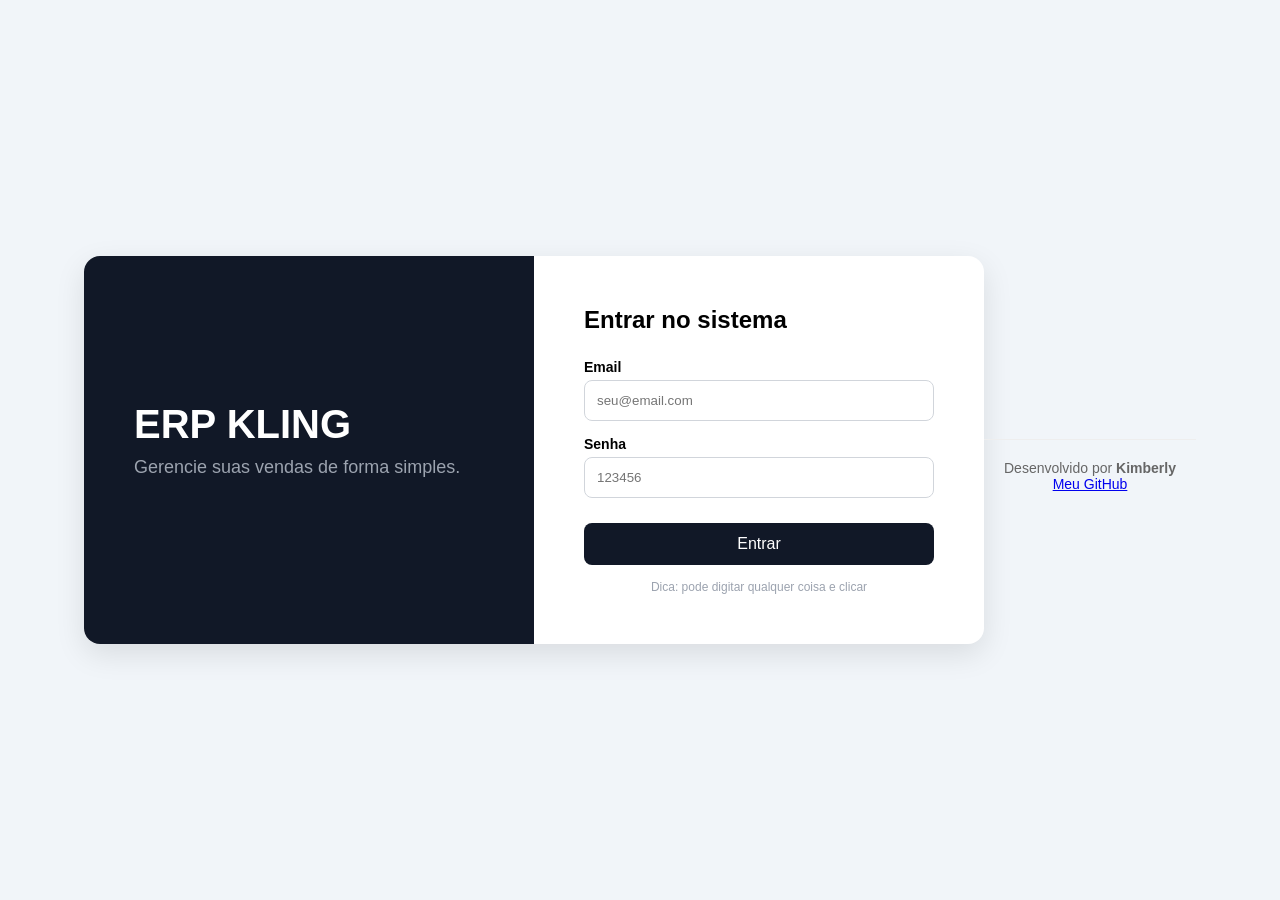
<file: index.html>
<!DOCTYPE html>
<html lang="pt-br">
<head>
 <meta charset="UTF-8">
 <meta name="viewport" content="width=device-width, initial-scale=1.0">
 <title>ERP KLING - Login</title>
 <link rel="stylesheet" href="style.css">
</head>
<body>
 <div class="container">
 <!-- LADO ESQUERDO - Visual -->
 <div class="left">
 <h1>ERP KLING</h1>
 <p>Gerencie suas vendas de forma simples.</p>
 </div>

 <!-- LADO DIREITO - Formulário -->
 <div class="right">
 <h2>Entrar no sistema</h2>
 <form id="loginForm">
 <label>Email</label>
 <input type="email" placeholder="seu@email.com" required>

 <label>Senha</label>
 <input type="password" placeholder="123456" required>

 <button type="submit">Entrar</button>
 <p class="hint">Dica: pode digitar qualquer coisa e clicar</p>
 </form>
 </div>
 </div>
 <script>
 // Seu primeiro JavaScript - já deixei pronto
 document.getElementById('loginForm').addEventListener('submit', (e) => {
 e.preventDefault();
 window.location.href = "produtos.html";
 // Aqui depois você vai fazer: window.location.href = "produtos.html"
 });
 </script>
<footer style="text-align:center; padding:20px; color:#666; font-size:14px; margin-top:50px; border-top:1px solid #eee;">
Desenvolvido por <strong>Kimberly</strong><br>
<a href="https://github.com/kimberlyborges2006-creator" target="_blank">Meu GitHub</a>
</footer>
</body>
</html>
</file>
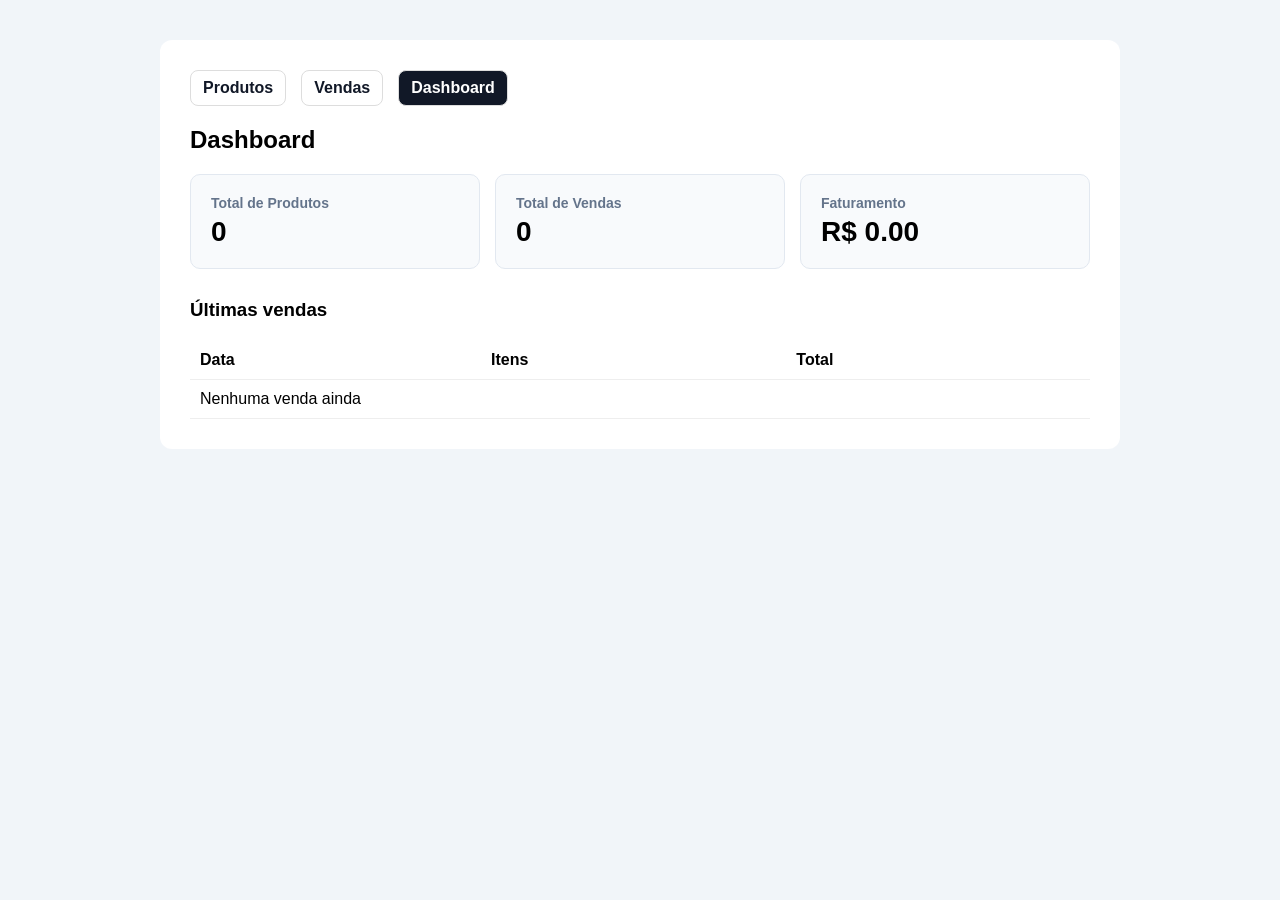
<file: dashboard.html>
<!DOCTYPE html>
<html lang="pt-br">
<head>
 <meta charset="UTF-8">
 <title>Dashboard - ERP KLING</title>
 <style>
 body { font-family: sans-serif; background:#f1f5f9; margin:0; }
 .page { max-width: 900px; margin: 40px auto; background: white; padding: 30px; border-radius: 12px; }
 .menu { display:flex; gap:15px; margin-bottom:20px; }
 .menu a { text-decoration:none; color:#111827; font-weight:bold; padding:8px 12px; border:1px solid #ddd; border-radius:8px; }
 .menu a.ativo { background:#111827; color:white; }
 .cards { display:grid; grid-template-columns: 1fr 1fr 1fr; gap:15px; margin-top:20px; }
 .card { background:#f8fafc; border:1px solid #e2e8f0; padding:20px; border-radius:10px; }
 .card h3 { margin:0; font-size:14px; color:#64748b; }
 .card p { margin:5px 0 0 0; font-size:28px; font-weight:bold; }
 table { width:100%; border-collapse:collapse; margin-top:20px; }
 th, td { border-bottom:1px solid #eee; padding:10px; text-align:left; }
 </style>
</head>
<body>
 <div class="page">
 <div class="menu">
 <a href="produtos.html">Produtos</a>
 <a href="vendas.html">Vendas</a>
 <a href="dashboard.html" class="ativo">Dashboard</a>
 </div>
 <h2>Dashboard</h2>
 <div class="cards">
 <div class="card"><h3>Total de Produtos</h3><p id="qtdProdutos">0</p></div>
 <div class="card"><h3>Total de Vendas</h3><p id="qtdVendas">0</p></div>
 <div class="card"><h3>Faturamento</h3><p id="faturamento">R$ 0</p></div>
 </div>
 <h3 style="margin-top:30px;">Últimas vendas</h3>
 <table>
 <thead><tr><th>Data</th><th>Itens</th><th>Total</th></tr></thead>
 <tbody id="listaVendas"></tbody>
 </table>
 </div>
<script>
 let produtos = JSON.parse(localStorage.getItem('produtos') || '[]');
 let vendas = JSON.parse(localStorage.getItem('vendas') || '[]');
 
 document.getElementById('qtdProdutos').innerText = produtos.length;
 document.getElementById('qtdVendas').innerText = vendas.length;
 
 let fat = 0;
 let html = '';
 vendas.reverse().forEach(v => {
 let valor = parseFloat(v.total.replace('Total: R$','').trim());
 fat += valor;
 html += `<tr><td>${v.data}</td><td>${v.itens.length} itens</td><td>${v.total}</td></tr>`;
 });
 document.getElementById('faturamento').innerText = 'R$ ' + fat.toFixed(2);
 document.getElementById('listaVendas').innerHTML = html || '<tr><td colspan=3>Nenhuma venda ainda</td></tr>';
</script>
</body>
</html>
</file>
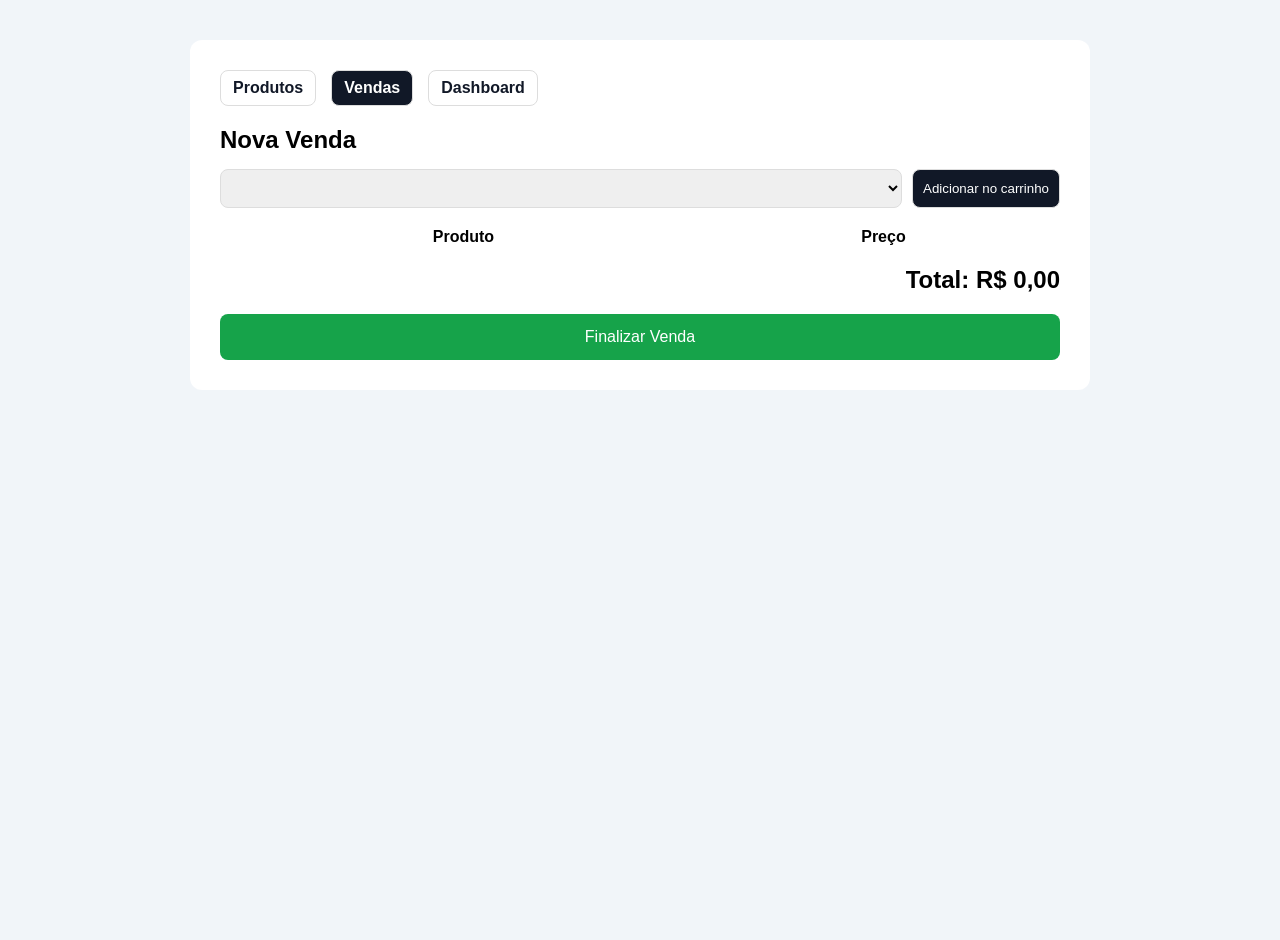
<file: vendas.html>
<!DOCTYPE html>
<html lang="pt-br">
<head>
 <meta charset="UTF-8">
 <title>Vendas - ERP KLING</title>
 <link rel="stylesheet" href="style.css">
 <style>
 .page { max-width: 900px; margin: 40px auto; background: white; padding: 30px; border-radius: 12px; }
 .menu { display:flex; gap:15px; margin-bottom:20px; }
 .menu a { text-decoration:none; color:#111827; font-weight:bold; padding:8px 12px; border:1px solid #ddd; border-radius:8px; }
 .menu a.ativo { background:#111827; color:white; }
 select, button { padding:10px; border-radius:8px; border:1px solid #ddd; }
 .total { font-size:24px; font-weight:bold; margin-top:20px; text-align:right; }
 </style>
</head>
<body style="display:block; background:#f1f5f9;">
 <div class="page">
 <div class="menu">
 <a href="produtos.html">Produtos</a>
 <a href="vendas.html" class="ativo">Vendas</a>
 <a href="dashboard.html">Dashboard</a>
 </div>
 <h2>Nova Venda</h2>
 <div style="margin-top:15px; display:flex; gap:10px;">
 <select id="selectProduto" style="flex:1"></select>
 <button onclick="addCarrinho()" style="background:#111827; color:white; cursor:pointer;">Adicionar no carrinho</button>
 </div>
 <table style="width:100%; margin-top:20px; border-collapse:collapse;">
 <thead><tr><th>Produto</th><th>Preço</th></tr></thead>
 <tbody id="carrinho"></tbody>
 </table>
 <div class="total" id="total">Total: R$ 0,00</div>
 <button onclick="finalizar()" style="width:100%; margin-top:20px; padding:14px; background:#16a34a; color:white; border:none; border-radius:8px; font-size:16px; cursor:pointer;">Finalizar Venda</button>
 </div>
<script>
 let produtos = JSON.parse(localStorage.getItem('produtos') || '[]');
 let carrinho = [];
 const select = document.getElementById('selectProduto');
 produtos.forEach((p,i) => select.innerHTML += `<option value="${i}">${p.nome} - R$ ${p.preco}</option>`);
 
 function addCarrinho() {
 const prod = produtos[select.value];
 carrinho.push(prod);
 render();
 }
 function render() {
 let html = '', soma = 0;
 carrinho.forEach(p => {
 html += `<tr><td>${p.nome}</td><td>R$ ${p.preco}</td></tr>`;
 soma += parseFloat(p.preco);
 });
 document.getElementById('carrinho').innerHTML = html;
 document.getElementById('total').innerText = `Total: R$ ${soma.toFixed(2)}`;
 }
 function finalizar() {
 if(carrinho.length==0) return alert('Carrinho vazio');
 let vendas = JSON.parse(localStorage.getItem('vendas') || '[]');
 vendas.push({data: new Date().toLocaleString(), total: document.getElementById('total').innerText, itens: carrinho});
 localStorage.setItem('vendas', JSON.stringify(vendas));
 alert('Venda finalizada! Salva no Dashboard');
 carrinho = []; render();
 }
</script>
</body>
</html>
</file>
<file: style.css>
/* Zera tudo */
* { margin: 0; padding: 0; box-sizing: border-box; font-family: Arial, sans-serif; }

body {
background: #f1f5f9;
display: flex;
justify-content: center;
align-items: center;
min-height: 100vh;
}

.container {
display: flex;
background: white;
width: 900px;
max-width: 95%;
border-radius: 16px;
overflow: hidden;
box-shadow: 0 10px 30px rgba(0,0,0,0.1);
}

/* Lado esquerdo azul */
.left {
background: #111827;
color: white;
flex: 1;
padding: 50px;
display: flex;
flex-direction: column;
justify-content: center;
}
.left h1 { font-size: 40px; margin-bottom: 10px; }
.left p { font-size: 18px; color: #9ca3af; margin-bottom: 20px;}
.left span { font-size: 14px; color: #4b5563; }

/* Lado direito form */
.right {
flex: 1;
padding: 50px;
}
.right h2 { margin-bottom: 25px; }

.right label { display: block; margin-top: 15px; margin-bottom: 5px; font-weight: bold; font-size: 14px; }

.right input {
width: 100%;
padding: 12px;
border: 1px solid #d1d5db;
border-radius: 8px;
outline: none;
}
.right input:focus { border-color: #111827; }

.right button {
width: 100%;
margin-top: 25px;
padding: 12px;
background: #111827;
color: white;
border: none;
border-radius: 8px;
font-size: 16px;
cursor: pointer;
transition: 0.2s;
}
.right button:hover { background: #000; }

.hint { font-size: 12px; color: #9ca3af; margin-top: 15px; text-align: center; }

/* Responsivo - vira coluna no celular */
@media (max-width: 700px) {
.container { flex-direction: column; }
}
</file>
